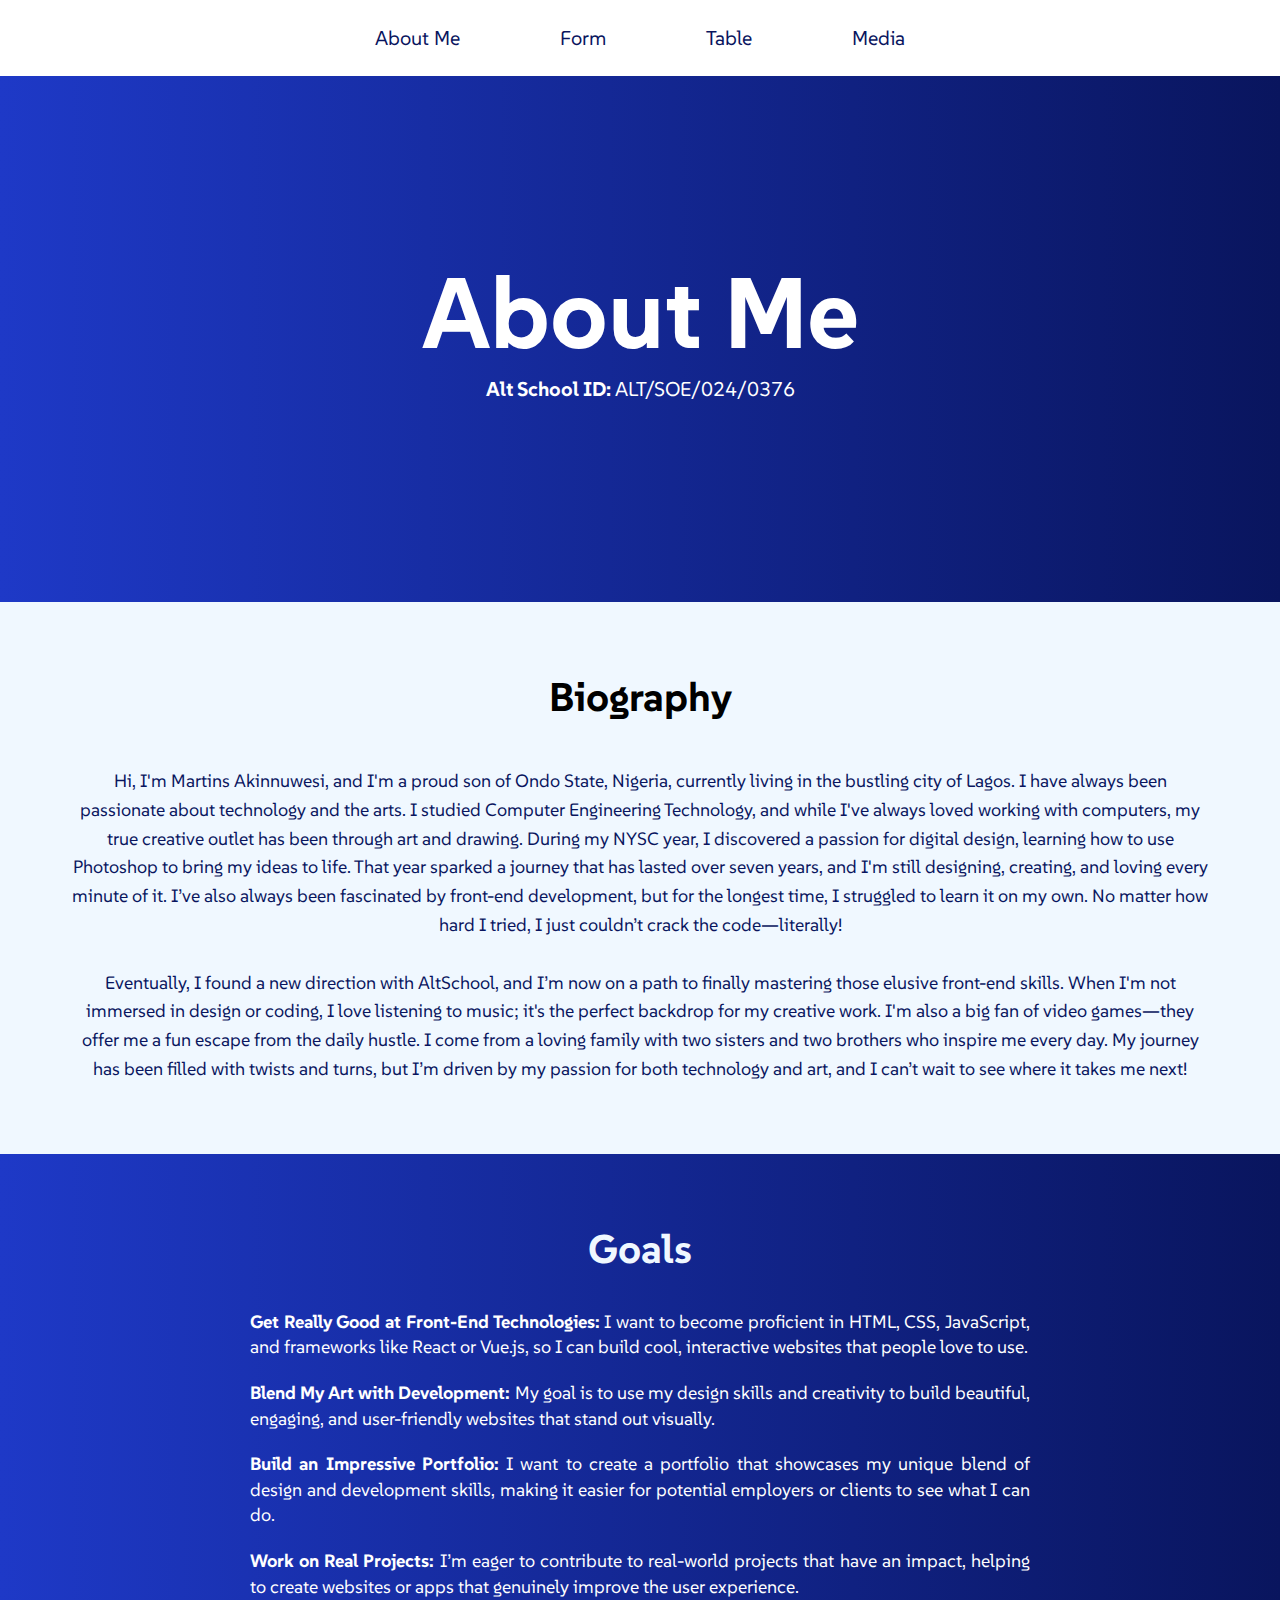
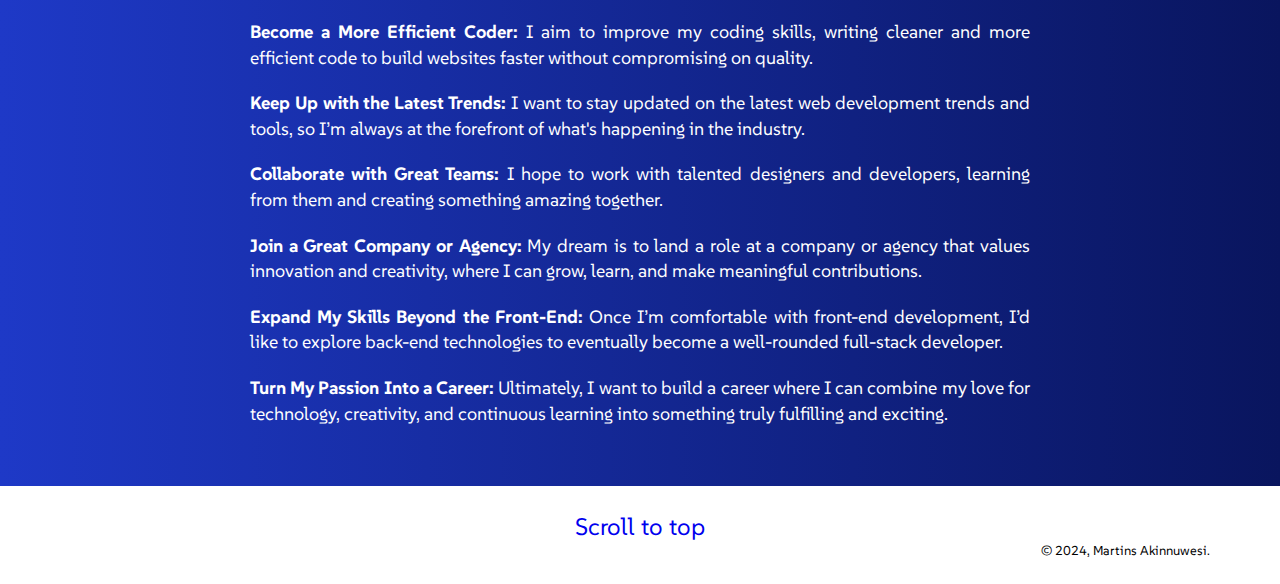
<file: index.html>
<!DOCTYPE html>
<html lang="en">
  <head>
    <meta charset="UTF-8" />
    <meta name="viewport" content="width=device-width, initial-scale=1.0" />
    <title>Assignment</title>
    <link rel="icon" href="./img/akatsuki-16.png" type="favicon">
    <link rel="stylesheet" href="./styles/styles.css" />
    <link rel="preconnect" href="https://fonts.googleapis.com" />
    <link rel="preconnect" href="https://fonts.gstatic.com" crossorigin />
    <link
      href="https://fonts.googleapis.com/css2?family=SUSE:wght@100..800&display=swap"
      rel="stylesheet"
    />

  </head>
  <body>
    <!-- Navigation -->
    <h1 id="top"></h1>
    <nav class="nav-bar">
      <ul class="nav-links">
        <li><a href="#">About Me</a></li>
        <li><a href="./form.html">Form</a></li>
        <li><a href="./table.html">Table</a></li>
        <li><a href="./media.html">Media</a></li>
      </ul>
    </nav>

    <!-- Header -->
    <header>
      <h1>About Me</h1>
      <p><b>Alt School ID:</b> ALT/SOE/024/0376</p>
    </header>

    <!-- Biography -->

    <section class="bio">
      <h2>Biography</h2>
      <p>
        Hi, I'm Martins Akinnuwesi, and I'm a proud son of Ondo State, Nigeria,
        currently living in the bustling city of Lagos. I have always been
        passionate about technology and the arts. I studied Computer Engineering
        Technology, and while I've always loved working with computers, my true
        creative outlet has been through art and drawing. During my NYSC year, I
        discovered a passion for digital design, learning how to use Photoshop
        to bring my ideas to life. That year sparked a journey that has lasted
        over seven years, and I'm still designing, creating, and loving every
        minute of it. I’ve also always been fascinated by front-end development,
        but for the longest time, I struggled to learn it on my own. No matter
        how hard I tried, I just couldn’t crack the code—literally! <br />
        <br />
        Eventually, I found a new direction with AltSchool, and I’m now on a
        path to finally mastering those elusive front-end skills. When I'm not
        immersed in design or coding, I love listening to music; it's the
        perfect backdrop for my creative work. I'm also a big fan of video
        games—they offer me a fun escape from the daily hustle. I come from a
        loving family with two sisters and two brothers who inspire me every
        day. My journey has been filled with twists and turns, but I’m driven by
        my passion for both technology and art, and I can’t wait to see where it
        takes me next!
      </p>
    </section>

    <!-- Goals -->

    <section class="goals">
      <h3>Goals</h3>
      <ul class="goal-list">
        <li>
          <strong>Get Really Good at Front-End Technologies: </strong> I want to
          become proficient in HTML, CSS, JavaScript, and frameworks like React
          or Vue.js, so I can build cool, interactive websites that people love
          to use.
        </li>
        <li>
          <strong>Blend My Art with Development:</strong> My goal is to use my
          design skills and creativity to build beautiful, engaging, and
          user-friendly websites that stand out visually.
        </li>
        <li>
          <strong>Build an Impressive Portfolio:</strong> I want to create a
          portfolio that showcases my unique blend of design and development
          skills, making it easier for potential employers or clients to see
          what I can do.
        </li>
        <li>
          <strong>Work on Real Projects:</strong> I’m eager to contribute to
          real-world projects that have an impact, helping to create websites or
          apps that genuinely improve the user experience.
        </li>
        <li>
          <strong>Become a More Efficient Coder:</strong> I aim to improve my
          coding skills, writing cleaner and more efficient code to build
          websites faster without compromising on quality.
        </li>
        <li>
          <strong>Keep Up with the Latest Trends:</strong> I want to stay
          updated on the latest web development trends and tools, so I’m always
          at the forefront of what's happening in the industry.
        </li>
        <li>
          <strong>Collaborate with Great Teams:</strong> I hope to work with
          talented designers and developers, learning from them and creating
          something amazing together.
        </li>
        <li>
          <strong>Join a Great Company or Agency:</strong> My dream is to land a
          role at a company or agency that values innovation and creativity,
          where I can grow, learn, and make meaningful contributions.
        </li>
        <li>
          <strong>Expand My Skills Beyond the Front-End:</strong> Once I’m
          comfortable with front-end development, I’d like to explore back-end
          technologies to eventually become a well-rounded full-stack developer.
        </li>
        <li>
          <strong>Turn My Passion Into a Career:</strong> Ultimately, I want to
          build a career where I can combine my love for technology, creativity,
          and continuous learning into something truly fulfilling and exciting.
        </li>
      </ul>
    </section>

    <footer>
      <a href="#top"> Scroll to top </a>

      <p>© 2024, Martins Akinnuwesi.</p>
    </footer>
  </body>
</html>
</file>
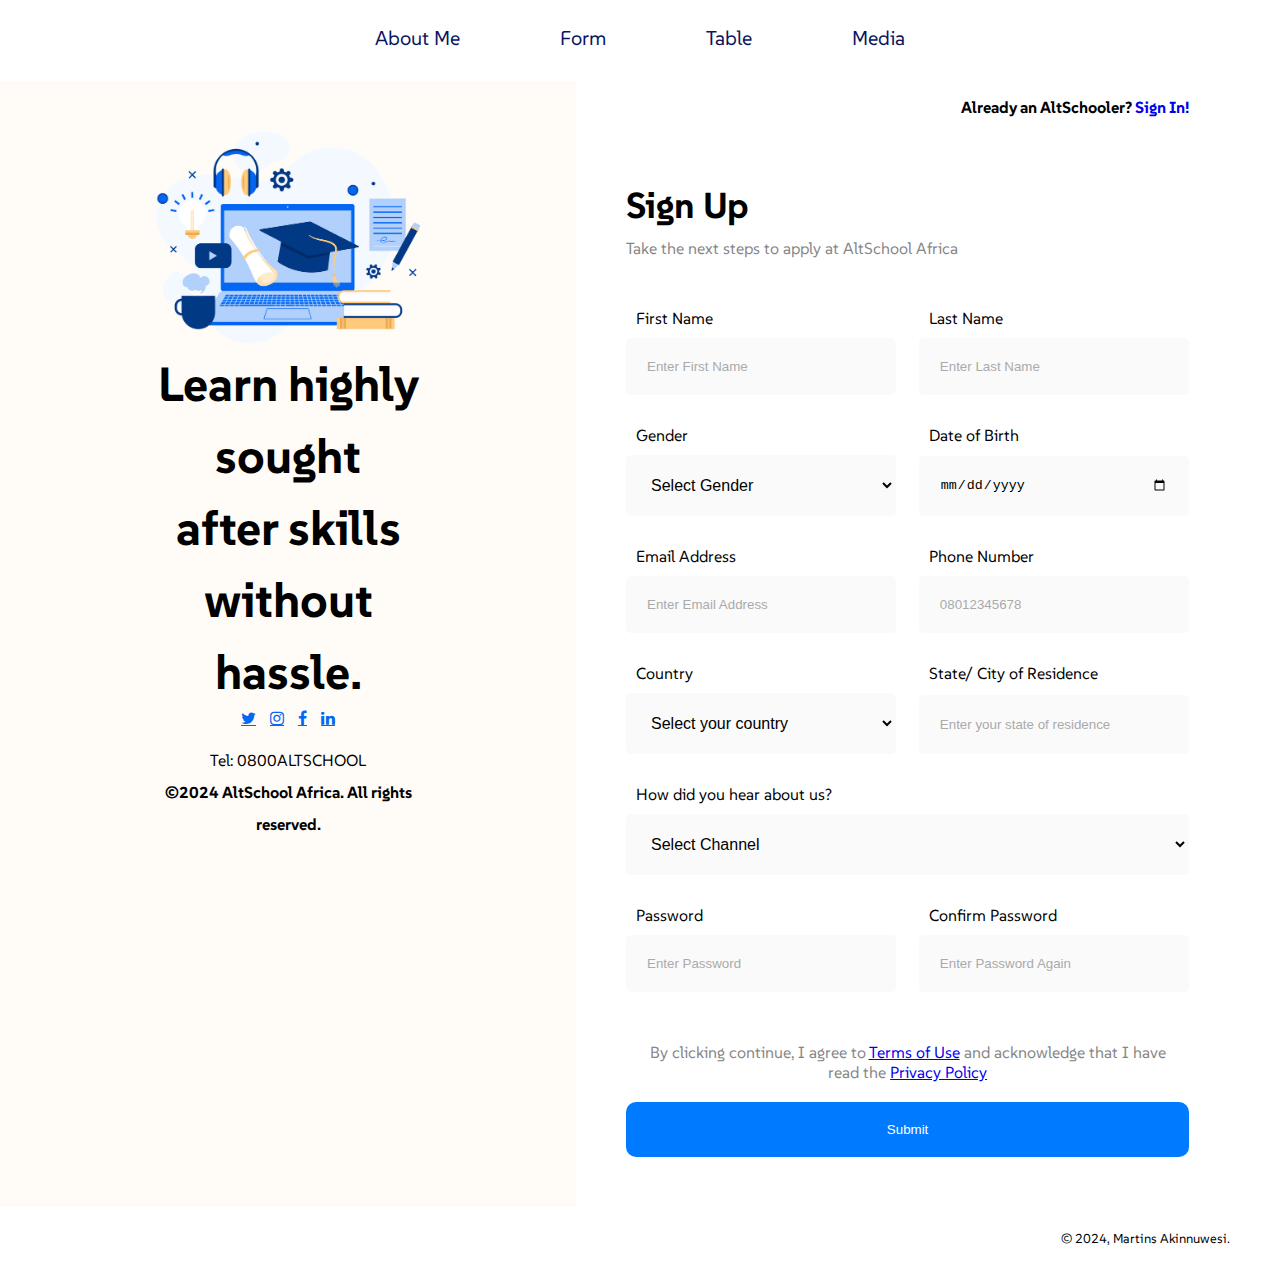
<file: form.html>
<!DOCTYPE html>
<html lang="en">
  <head>
    <meta charset="UTF-8" />
    <meta name="viewport" content="width=device-width, initial-scale=1.0" />
    <title>Form</title>
    <link rel="icon" href="./img/akatsuki-16.png" type="favicon">
    <link rel="stylesheet" href="./styles/forms.css" />
    <link rel="preconnect" href="https://fonts.googleapis.com" />
    <link rel="preconnect" href="https://fonts.gstatic.com" crossorigin />
    <link
      href="https://fonts.googleapis.com/css2?family=SUSE:wght@100..800&display=swap"
      rel="stylesheet"
    />
    <link
      rel="stylesheet"
      href="https://cdnjs.cloudflare.com/ajax/libs/font-awesome/4.7.0/css/font-awesome.min.css"
    />
  </head>
  <body>
    <nav class="nav-bar">
      <ul class="nav-links">
        <li><a href="./index.html">About Me</a></li>
        <li><a href="#">Form</a></li>
        <li><a href="./table.html">Table</a></li>
        <li><a href="./media.html">Media</a></li>
      </ul>
    </nav>

    <section class="form-container">
      <section class="left-container">
        <img src="/img/signup.png" alt="image" />
        <h1>
          Learn highly sought <br />
          after skills without <br />
          hassle.
        </h1>
        <div class="contact">
          <a href="#" class="fa fa-twitter"></a>
          <a href="#" class="fa fa-instagram"></a>
          <a href="#" class="fa fa-facebook"></a>
          <a href="#" class="fa fa-linkedin"></a>
        </div>
        <p>
          Tel: 0800ALTSCHOOL <br />
          <strong>©2024 AltSchool Africa. All rights reserved.</strong>
        </p>
      </section>

      <section class="right-container">
        <p class="sign-in">Already an AltSchooler? <a href="#">Sign In!</a></p>

        <div class="form-page">
          <h1>Sign Up</h1>
          <p>Take the next steps to apply at AltSchool Africa</p>

          <form action="/submit" method="POST">
            <!-- First and Last Name -->

            <div id="names">
              <div class="fname">
                <label for="first-name">First Name</label>
                <input
                  type="text"
                  id="first-name"
                  name="first-name"
                  placeholder="Enter First Name"
                  required
                />
              </div>

              <div class="lname">
                <label for="last-name">Last Name</label>
                <input
                  type="text"
                  id="last-name"
                  name="last-name"
                  placeholder="Enter Last Name"
                  required
                />
              </div>
            </div>

            <!-- Gender -->

            <div id="gender-dob">
              <div class="gender">
                <label for="gender">Gender</label>
                <select name="gender" id="gender" required>
                  <option value="">Select Gender</option>
                  <option value="male">Male</option>
                  <option value="female">Female</option>
                </select>
              </div>

              <div class="dob">
                <label for="dob">Date of Birth</label>
                <input type="date" id="dob" name="dob" required />
              </div>
            </div>

            <!-- Email and Phone Number -->

            <div id="email-no">
              <div class="mail">
                <label for="email">Email Address</label>
                <input
                  type="email"
                  id="email"
                  name="email"
                  placeholder="Enter Email Address"
                  required
                />
              </div>

              <div class="phone">
                <label for="phone">Phone Number</label>
                <input
                  type="tel"
                  id="phone"
                  name="phone"
                  placeholder="08012345678"
                  required
                />
              </div>
            </div>

            <!-- Country and State -->

            <div id="country-state">
              <div class="country">
                <label for="country">Country</label>
                <select name="country" id="country" required>
                  <option value="">Select your country</option>
                  <option value="Nigeria">Nigeria</option>
                </select>
              </div>

              <div class="state">
                <label for="state">State/ City of Residence</label>
                <input
                  type="text"
                  name="state"
                  id="state"
                  placeholder="Enter your state of residence"
                  required
                />
              </div>
            </div>

            <!-- How did you hear about us -->

            <div id="ref">
              <label for="referral">How did you hear about us?</label>
              <select name="referral" id="referral" required>
                <option value="">Select Channel</option>
                <option value="Linked In">Linked In</option>
                <option value="Youtube">Youtube</option>
                <option value="Friend">Friend</option>
                <option value="Whatsapp">Whatsapp</option>
                <option value="Instagram">Instagram</option>
                <option value="Billboard">Billboard</option>
                <option value="Sales Officer">Sales Officer</option>
                <option value="Others">Others</option>
              </select>
            </div>

            <!-- Passwords -->

            <div id="pwords">
              <div class="p-word-1">
                <label for="password">Password</label>
                <input
                  type="password"
                  name="password"
                  id="password"
                  placeholder="Enter Password"
                  required
                />
              </div>

              <div class="p-word-2">
                <label for="confirm-password">Confirm Password</label>
                <input
                  type="password"
                  name="confirm-password"
                  id="confirm-password"
                  placeholder="Enter Password Again"
                  required
                />
              </div>
            </div>

            <p class="form-footer">
              By clicking continue, I agree to
              <a href="https://www.altschoolafrica.com/terms-and-conditions"
                >Terms of Use</a
              >
              and acknowledge that I have read the
              <a href="https://www.altschoolafrica.com/privacy-policy"
                >Privacy Policy</a
              >
            </p>

            <button type="submit">Submit</button>
          </form>
        </div>
      </section>
    </section>

    <footer>
      <p>© 2024, Martins Akinnuwesi.</p>
    </footer>
  </body>
</html>
</file>
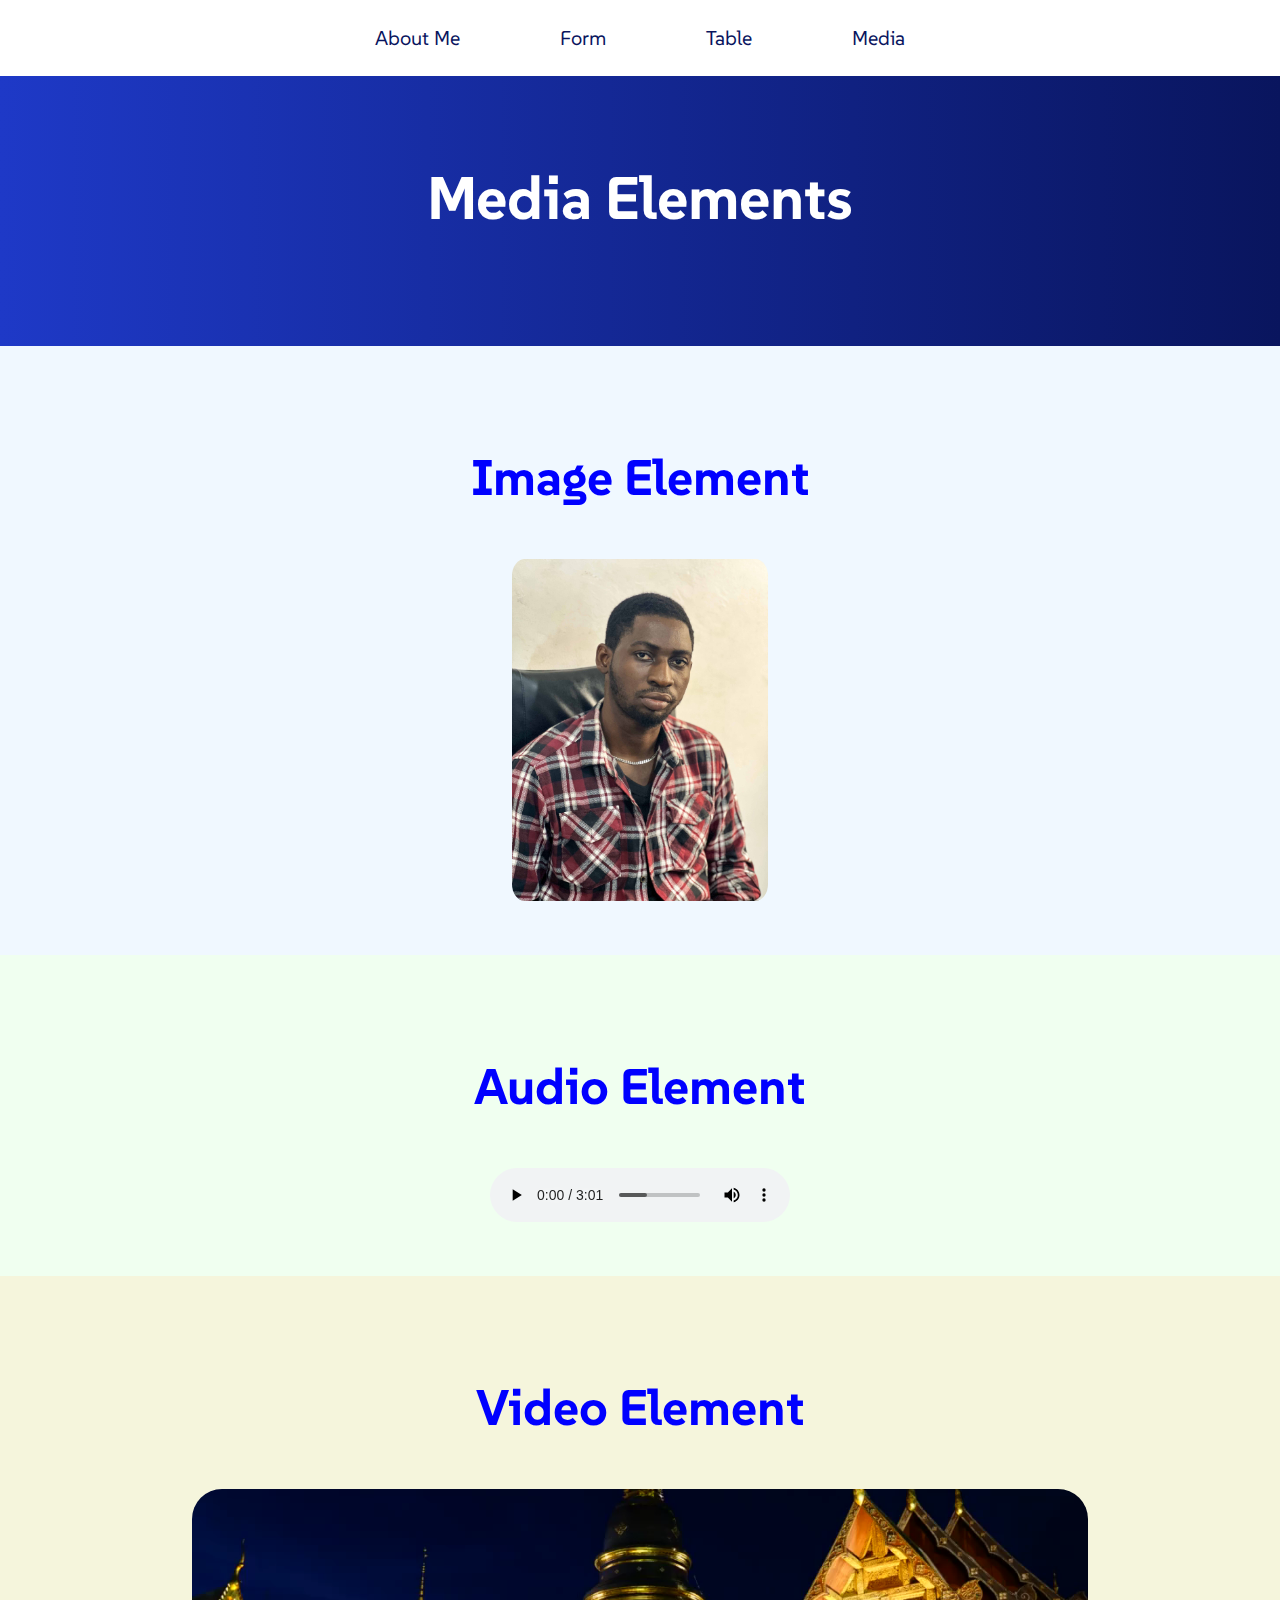
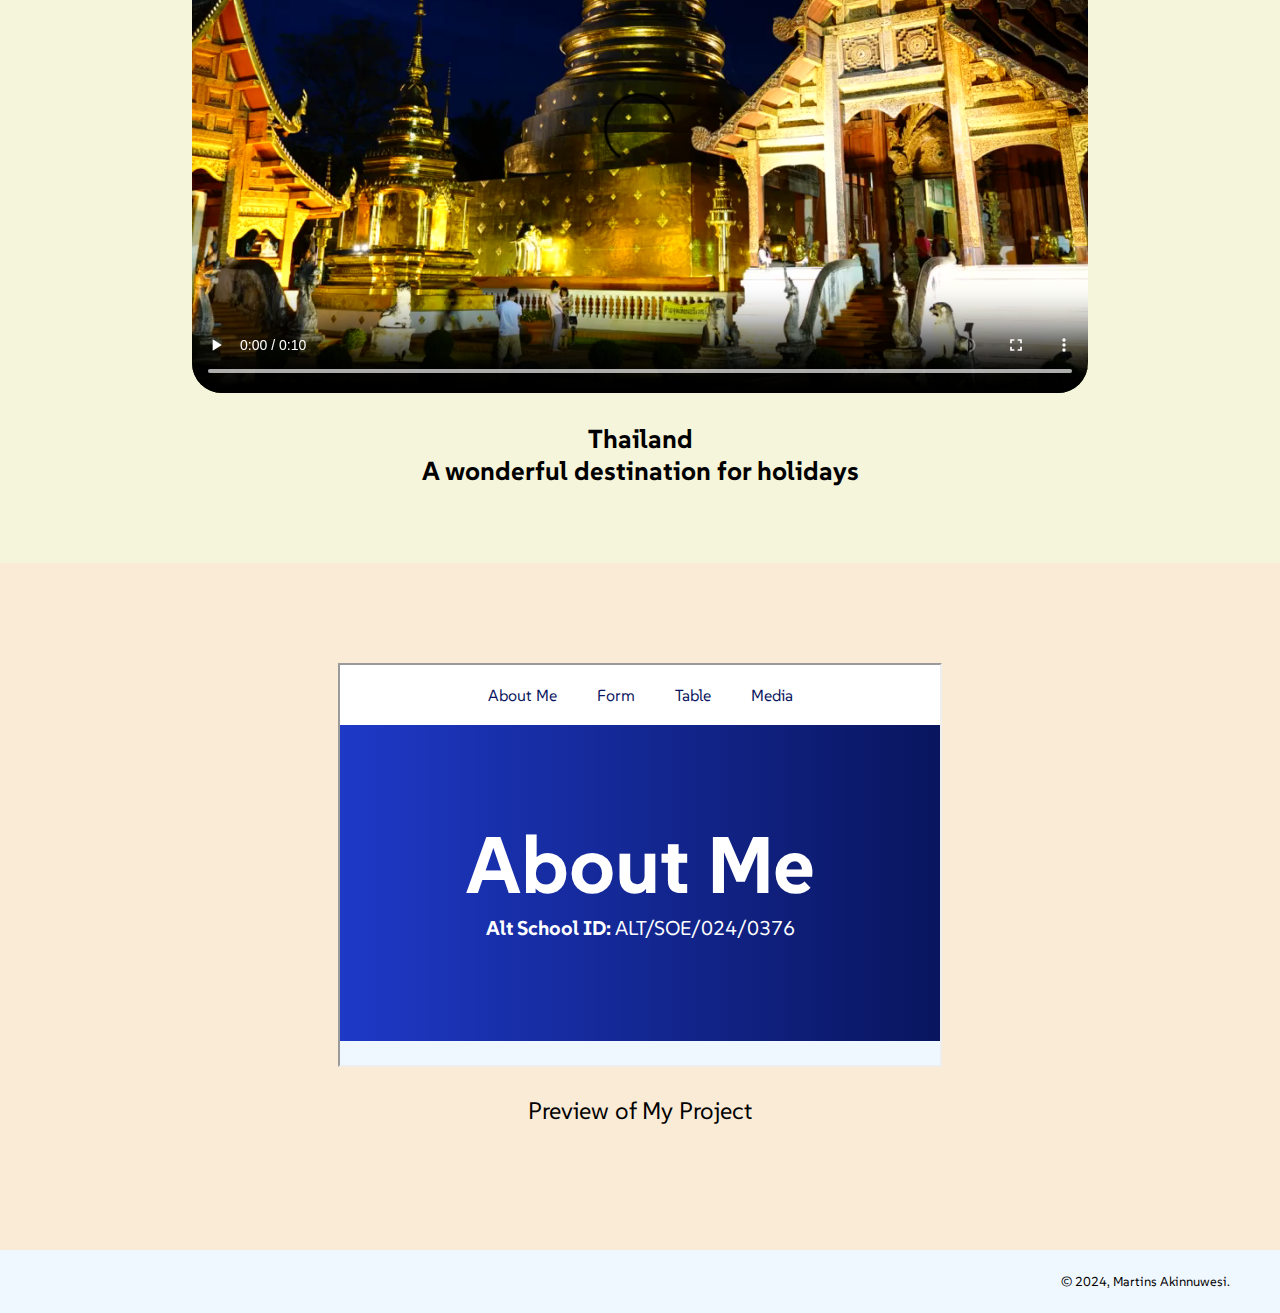
<file: media.html>
<!DOCTYPE html>
<html lang="en">
  <head>
    <meta charset="UTF-8" />
    <meta name="viewport" content="width=device-width, initial-scale=1.0" />
    <title>Media</title>
    <link rel="icon" href="./img/akatsuki-16.png" type="favicon">
    <link rel="stylesheet" href="./styles/media.css" />
    <link rel="preconnect" href="https://fonts.googleapis.com" />
    <link rel="preconnect" href="https://fonts.gstatic.com" crossorigin />
    <link
      href="https://fonts.googleapis.com/css2?family=SUSE:wght@100..800&display=swap"
      rel="stylesheet"
    />
  </head>
  <body>
    <nav class="nav-bar">
      <ul class="nav-links">
        <li><a href="./index.html">About Me</a></li>
        <li><a href="./form.html">Form</a></li>
        <li><a href="./table.html">Table</a></li>
        <li><a href="#">Media</a></li>
      </ul>
    </nav>

    <section>
      <div class="main-content">
        <h1>Media Elements</h1>
      </div>

      <div class="img-holder">
        <h3>Image Element</h3>

        <img src="./img/martins.jpg" alt="Martins Portrait" />
      </div>

      <div class="audio-element">
        <h3>Audio Element</h3>
        <audio controls>
          <source
            src="./audio/Born Leader By Vector ft. Movado.mp3"
            type="audio/mpeg"
          />
          <source
            src="./audio/Born Leader By Vector ft. Movado.ogg"
            type="audio/ogg"
          />
          Your browser does not support the audio element.
        </audio>
      </div>

      <div class="video-element">
        <h3>Video Element</h3>
        <video width="600" controls>
          <source
            src="./video/Wat Phra Singh in Chiang Mai.mp4"
            type="video/mp4"
          />
          <source src="video-file.webm" type="video/webm" />
          Your browser does not support the video element.
        </video>

        <p>
          Thailand <br />
          A wonderful destination for holidays
        </p>
      </div>

      <div class="i-frame">
        <iframe src="./index.html" width="600" height="400"></iframe>
        <p>Preview of My Project</p>
      </div>
    </section>

    <footer>
      <p>© 2024, Martins Akinnuwesi.</p>
    </footer>
  </body>
</html>
</file>
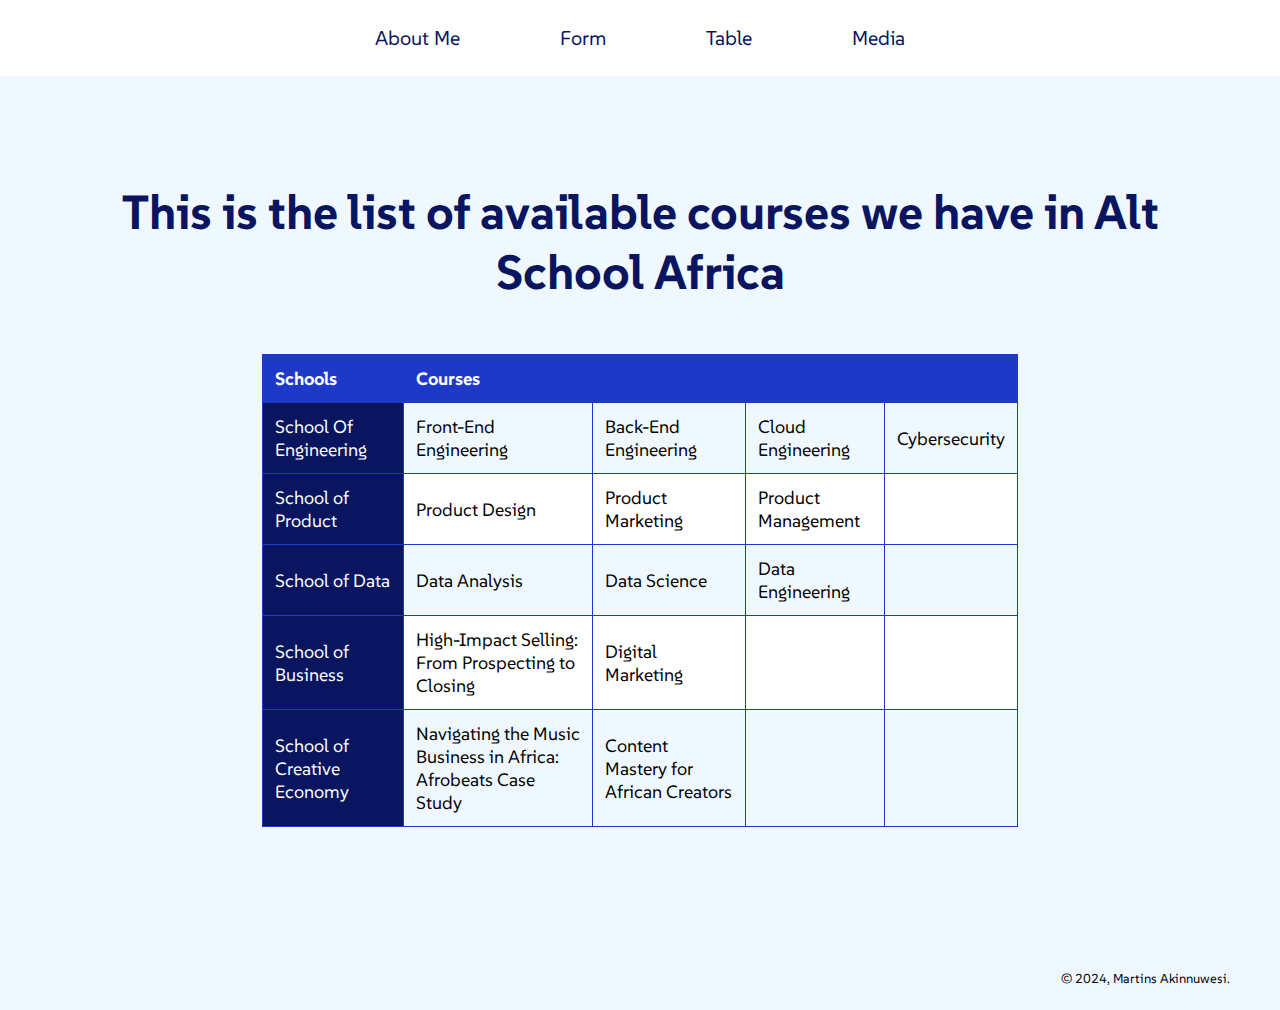
<file: table.html>
<!DOCTYPE html>
<html lang="en">
  <head>
    <meta charset="UTF-8" />
    <meta name="viewport" content="width=device-width, initial-scale=1.0" />
    <title>Faculties</title>
    <link rel="icon" href="./img/akatsuki-16.png" type="favicon">
    <link rel="stylesheet" href="./styles/table.css" />
    <link rel="preconnect" href="https://fonts.googleapis.com" />
    <link rel="preconnect" href="https://fonts.gstatic.com" crossorigin />
    <link
      href="https://fonts.googleapis.com/css2?family=SUSE:wght@100..800&display=swap"
      rel="stylesheet"
    />
  </head>
  <body>
    <nav class="nav-bar">
      <ul class="nav-links">
        <li><a href="./index.html">About Me</a></li>
        <li><a href="./form.html">Form</a></li>
        <li><a href="#">Table</a></li>
        <li><a href="./media.html">Media</a></li>
      </ul>
    </nav>

    <section class="sec-content">
      <div class="table-summary">
        <h1>
          This is the list of available courses we have in Alt School Africa
        </h1>
      </div>

      <table>
        <thead>
          <tr>
            <th>Schools</th>
            <th>Courses</th>
            <th></th>
            <th></th>
            <th></th>
          </tr>
        </thead>
        <tbody>
          <tr>
            <td class="name-of-school">School Of Engineering</td>
            <td>Front-End Engineering</td>
            <td>Back-End Engineering</td>
            <td>Cloud Engineering</td>
            <td>Cybersecurity</td>
          </tr>
          <tr>
            <td class="name-of-school">School of Product</td>
            <td>Product Design</td>
            <td>Product Marketing</td>
            <td>Product Management</td>
            <td class="empty-cell"></td>
          </tr>
          <tr>
            <td class="name-of-school">School of Data</td>
            <td>Data Analysis</td>
            <td>Data Science</td>
            <td>Data Engineering</td>
            <td class="empty-cell"></td>
          </tr>
          <tr>
            <td class="name-of-school">School of Business</td>
            <td>High-Impact Selling: From Prospecting to Closing</td>
            <td>Digital Marketing</td>
            <td class="empty-cell"></td>
            <td class="empty-cell"></td>
          </tr>
          <tr>
            <td class="name-of-school">School of Creative Economy</td>
            <td>
              Navigating the Music Business in Africa: Afrobeats Case Study
            </td>
            <td>Content Mastery for African Creators</td>
            <td class="empty-cell"></td>
            <td class="empty-cell"></td>
          </tr>
        </tbody>
      </table>
    </section>

    <footer>
      <p>© 2024, Martins Akinnuwesi.</p>
    </footer>
  </body>
</html>
</file>
<file: styles/styles.css>
* {
  margin: 0;
  padding: 0;
}

body {
  font-family: "SUSE", sans-serif;
}

/* Navigation */

.nav-bar {
  padding-top: 25px;
  padding-bottom: 25px;
  background-color: #ffffff;
}

.nav-links {
  display: flex;
  justify-content: center;
  background-color: #ffffff;
  font-size: 20px;
  padding-top: 25px;
  padding-bottom: 25px;
  list-style-type: none;
  margin: 0;
  overflow: hidden;
  position: fixed;
  top: 0;
  width: 100%;
}

.nav-links li {
  justify-content: space-between;
}

.nav-links a {
  color: #09155e;
  text-decoration: none;
  display: block;
  padding: 0 50px;
}

a:hover {
  color: #1e39c7;
}

/* Header */

header {
  padding: 200px;
  background-image: linear-gradient(to right, #1e39c7, #09155e);
  align-content: center;
}

header h1 {
  text-align: center;
  color: white;
  font-size: 100px;
  margin: 0;
}

header p {
  text-align: center;
  color: white;
  font-size: 20px;
}

/* Biography */

.bio {
  background-color: aliceblue;
  margin: 0;
  padding: 50px;
}

.bio h2 {
  margin: 0;
  text-align: center;
  padding: 20px 25px 25px;
  font-size: 40px;
}

.bio p {
  text-align: center;
  padding: 20px;
  margin: 0;
  line-height: 1.6;
  font-size: 18px;
  color: #09155e;
}

/* Goals */

.goals {
  padding: 50px;
  background-image: linear-gradient(to right, #1e39c7, #09155e);
}

h3 {
  margin: 0;
  text-align: center;
  padding: 20px 25px 25px;
  font-size: 40px;
  color: aliceblue;
}

.goal-list {
  padding: 0 200px;
  text-align: justify;
  list-style-type: none;
  font-size: 18px;
  color: white;
  line-height: 1.6rem;
}

.goal-list li {
  padding: 10px 0;
}

@media (max-width: 768px) {
}

/* Footer */

footer {
  padding: 25px 20px;
  background-color: white;
  text-align: center;
}

footer a {
  text-decoration: none;
  font-size: 24px;
}

footer p {
  text-align: right;
  font-size: small;
  padding-right: 50px;
}

@media (max-width: 768px) {
  /* Navbar Query */

  .nav-bar {
    font-size: 16px;
    padding: 0;
  }
  .nav-links {
    text-align: center;
    padding-top: 10px;
    padding-bottom: 10px;
    font-size: 16px;
  }

  .nav-links li {
    margin: 10px 0;
  }

  .nav-links a {
    padding: 0 20px;
  }

  /* Header Query */

  header {
    padding: 150px 100px 100px 100px;
  }

  header h1 {
    font-size: 80px;
  }

  /* Biogragphy Query */

  .bio h2 {
    margin: 0;
    text-align: center;
    padding: 10px 18px 18px;
    font-size: 32px;
  }

  .bio p {
    text-align: justify;
    padding: 0 10px;
    margin: 0;
    line-height: 1.6;
    font-size: 16px;
  }

  /* Goals Query */

  h3 {
    margin: 0;
    text-align: center;
    padding: 10px 15px 15px;
    font-size: 32px;
    color: aliceblue;
  }

  .goal-list {
    padding: 0 10px;
    text-align: center;
    text-justify: inter-word;
    list-style-type: none;
    font-size: 18px;
    color: white;
    line-height: 1.6rem;
  }

  /* Footer */

  footer {
    padding: 30px 10px;
    background-color: white;
    text-align: center;
  }

  footer a {
    text-decoration: none;
    font-size: 16px;
  }

  footer p {
    text-align: center;
    font-size: small;
    padding-top: 20px;
    padding-bottom: 10px;
    padding-right: 0;
  }
}
</file>
<file: styles/forms.css>
body {
  background-color: white;
  margin: 0;
  margin-top: 0;
  font-family: "SUSE", sans-serif;
}

/* Navigation */

.nav-bar {
  padding-top: 25px;
  padding-bottom: 25px;
  background-color: #ffffff;
}

.nav-links {
  display: flex;
  justify-content: center;
  background-color: #ffffff;
  font-size: 20px;
  padding: 25px 0px;
  list-style-type: none;
  margin: 0;
  overflow: hidden;
  position: fixed;
  top: 0;
  width: 100%;
}

.nav-links li {
  justify-content: space-between;
}

.nav-links a {
  color: #09155e;
  text-decoration: none;
  display: block;
  padding: 0 50px;
}

a:hover {
  color: #1e39c7;
}

/* Main Container */

.form-container {
  display: grid;
  grid-template-columns: 45% 55%;
  margin-top: 31px;
}

/* Left Container */

.left-container {
  text-align: center;
  background-color: #fffcf8;
  padding: 50px 100px 0 100px;
}

.left-container img {
  justify-self: center;
  padding: 0px 50px;
  width: 70%;
}

.left-container h1 {
  font-size: 48px;
  text-align: center;
  line-height: 72px;
  margin: 0px;
  padding: 0px;
}

.contact {
  text-align: center;
  text-decoration: none;
}

.fa-twitter {
  color: #0367f2;
  padding: 0px 5px;
}

.fa-instagram {
  color: #0367f2;
  padding: 0px 5px;
}

.fa-facebook {
  color: #0367f2;
  padding: 0px 5px;
}

.fa-linkedin {
  color: #0367f2;
  padding: 0px 5px;
}

.left-container p {
  padding: 0px 50px;
  text-align: center;
  font-style: normal;
  font-size: 16px;
  line-height: 2rem;
}

/* Right Container  */

.sign-in {
  padding-right: 50px;
  padding-bottom: 0px;
  padding-left: 0px;
  padding-right: 0px;
  text-align: right;
  font-weight: bold;
  width: 100%;
}

.sign-in a {
  text-decoration: none;
}

.right-container {
  padding-left: 50px;
  padding-right: 50px;
  width: 80%;
}

.form-page {
  padding: 50px 0;
}

.form-page h1 {
  font-size: 36px;
  margin: 0;
  padding: 0px;
}

.form-page p {
  color: #868686;
  margin: 0;
  padding-top: 10px;
  padding-bottom: 20px;
  padding-left: 0px;
}

/* First and Last Names */

#names {
  display: grid;
  grid-template-columns: 48% 48%;
  column-gap: 4%;
}

.fname {
  display: grid;
}

.lname {
  display: grid;
}

label {
  font-size: 16px;
  padding: 30px 10px 10px 10px;
}

input {
  background-color: #fafafa;
  border: 1px solid #fafafa;
  border-radius: 5px;
  padding: 20px;
}

/* Input Focus Styling */
input:focus {
  border-color: #007bff;
  outline: none;
}

/* Input Placeholder Styling */
input::placeholder {
  color: #aaa;
}

/* Gender and Date of Birth */

#gender-dob {
  display: grid;
  grid-template-columns: 48% 48%;
  column-gap: 4%;
}

.gender {
  display: grid;
}

.dob {
  display: grid;
}

select {
  background-color: #fafafa;
  border: 1px solid #fafafa;
  border-radius: 5px;
  padding: 20px;
  font-size: 16px;
}

select:focus {
  border-color: #007bff;
  outline: none;
}

/* Email and Phone Number */

#email-no {
  display: grid;
  grid-template-columns: 48% 48%;
  column-gap: 4%;
}

.mail {
  display: grid;
}

.phone {
  display: grid;
}

/* Country and State */

#country-state {
  display: grid;
  grid-template-columns: 48% 48%;
  column-gap: 4%;
}

.country {
  display: grid;
}

.state {
  display: grid;
}

/* Referral */

#ref {
  display: grid;
}

/* Passwords */

#pwords {
  display: grid;
  grid-template-columns: 48% 48%;
  column-gap: 4%;
  padding: 0px;
}

.p-word-1 {
  display: grid;
}

.p-word-2 {
  display: grid;
}

/* Form Footer */

p.form-footer {
  text-align: center;
  padding: 50px 10px 20px 10px;
}

/* Button */

button {
  width: 100%;
  background-color: #007bff;
  color: #ffffff;
  padding: 20px;
  border: none;
  border-radius: 10px;
}

button:hover {
  background-color: #7376c6;
  box-shadow: #7376c6;
}

footer {
  text-align: right;
  padding-right: 50px;
  background-color: white;
}

footer p {
  font-size: small;
  padding: 10px 0px;
}

/* Styles for Phone and Tablet */

@media (max-width: 768px) {
  /* Navbar Media Query */

  .nav-bar {
    font-size: 16px;
    padding: 0;
  }
  .nav-links {
    text-align: center;
    padding-top: 10px;
    padding-bottom: 10px;
    font-size: 16px;
  }

  .nav-links li {
    margin: 10px 0;
  }

  .nav-links a {
    padding: 0 20px;
  }

  /* Forms Media Query */

  .form-container {
    grid-template-columns: 100%;
    align-content: center;
    margin-top: 80px;
  }

  .left-container {
    display: none;
    overflow: hidden;
  }

  .sign-in {
    padding: 0px;
    text-align: center;
  }

  .right-container {
    padding: 0px;
    width: 100%;
  }

  .form-page {
    padding: 20px 0;
  }

  .form-page h1 {
    font-size: 28px;
    margin: 0;
    padding: 0px 15px;
  }

  #names,
  #gender-dob,
  #email-no,
  #country-state,
  #pwords {
    grid-template-columns: 100%;
    column-gap: 0;
  }

  .form-page p {
    padding: 5px 15px 10px 15px;
  }

  form {
    padding: 0px 15px;
  }

  label {
    padding: 15px 5px 5px 5px;
  }

  input,
  select,
  button {
    padding: 15px;
    font-size: 14px;
    max-width: 100%;
  }

  button {
    border-radius: 5px;
  }

  p.form-footer {
    padding: 30px 5px 10px 5px;
  }

  footer {
    text-align: center;
    padding-right: 0px;
    background-color: white;
  }

  footer p {
    text-align: center;
    font-size: small;
    padding: 10px 0px;
  }
}

@media (max-width: 480px) {
  input,
  select,
  button {
    padding: 15px;
    font-size: 12px;
    max-width: 100%;
  }

  label {
    font-size: 14px;
  }

  .form-page h1 {
    font-size: 24px;
  }

  .form-page p {
    font-size: smaller;
  }

  p.form-footer {
    font-size: smaller;
  }

  footer {
    text-align: center;
    padding-right: 0px;
    background-color: white;
  }

  footer p {
    text-align: center;
    font-size: small;
    padding: 10px 0px;
  }
}
</file>
<file: styles/media.css>
body {
  background-color: aliceblue;
  margin: 0;
  margin-top: 0;
  font-family: "SUSE", sans-serif;
}

/* Navigation */

.nav-bar {
  padding-top: 25px;
  padding-bottom: 25px;
  background-color: #ffffff;
}

.nav-links {
  display: flex;
  justify-content: center;
  background-color: #ffffff;
  font-size: 20px;
  padding: 25px 0px;
  list-style-type: none;
  margin: 0;
  overflow: hidden;
  position: fixed;
  top: 0;
  width: 100%;
}

.nav-links li {
  justify-content: space-between;
}

.nav-links a {
  color: #09155e;
  text-decoration: none;
  display: block;
  padding: 0 50px;
}

a:hover {
  color: #1e39c7;
}

.main-content {
  padding: 50px;
  background-image: linear-gradient(to right, #1e39c7, #09155e);
}

h1 {
  text-align: center;
  padding: 20px 0px;
  font-size: 60px;
  color: white;
}

img {
  width: 20%;
  text-align: center;
  border-radius: 5%;
}

.img-holder {
  text-align: center;
  padding: 50px 0px;
}

h3 {
  font-size: 50px;
  color: blue;
}

.audio-element {
  text-align: center;
  background-color: honeydew;
  padding: 50px 0px;
}

.video-element {
  text-align: center;
  background-color: beige;
  padding: 50px 0px;
}

.video-element p {
  font-size: 26px;
  font-weight: bold;
}

video {
  width: 70%;
  border-radius: 30px;
}

.i-frame {
  text-align: center;
  background-color: antiquewhite;
  padding: 100px 0px;
}

.i-frame p {
  font-size: 24px;
}

footer {
  text-align: right;
  padding-right: 50px;
  background-color: aliceblue;
}

footer p {
  font-size: small;
  padding: 10px 0px;
}

@media (max-width: 758px) {
  .nav-bar {
    font-size: 16px;
    padding: 0;
  }
  .nav-links {
    text-align: center;
    padding-top: 10px;
    padding-bottom: 10px;
    font-size: 16px;
  }

  .nav-links li {
    margin: 10px 0;
  }

  .nav-links a {
    padding: 0 20px;
  }

  h1 {
    margin-top: 100px;
    font-size: 30px;
    color: white;
  }

  img {
    width: 60%;
    text-align: center;
    border-radius: 5%;
  }

  .img-holder,
  .audio-element,
  .main-content,
  .video-element {
    padding: 20px;
  }

  video {
    width: 80%;
  }

  video p {
    padding: 20px 50px;
  }

  .video-element p {
    font-size: 20px;
  }

  h3 {
    font-size: 25px;
    color: blue;
    margin: 10px;
  }

  .i-frame {
    text-align: center;
    background-color: antiquewhite;
    padding-top: 20px;
    padding-bottom: 10px;
  }

  iframe {
    width: 80%;
  }

  footer {
    text-align: center;
    padding-right: 0px;
    background-color: aliceblue;
  }

  footer p {
    font-size: small;
    padding: 10px 0px;
  }
}
</file>
<file: styles/table.css>
body {
  background-color: aliceblue;
  margin: 0;
  margin-top: 0;
  font-family: "SUSE", sans-serif;
}

/* Navigation */

.nav-bar {
  padding-top: 25px;
  padding-bottom: 25px;
  background-color: #ffffff;
}

.nav-links {
  display: flex;
  justify-content: center;
  background-color: #ffffff;
  font-size: 20px;
  padding: 25px 0px;
  list-style-type: none;
  margin: 0;
  overflow: hidden;
  position: fixed;
  top: 0;
  width: 100%;
}

.nav-links li {
  justify-content: space-between;
}

.nav-links a {
  color: #09155e;
  text-decoration: none;
  display: block;
  padding: 0 50px;
}

a:hover {
  color: #1e39c7;
}

.sec-content {
  padding: 100px;
  display: grid;
}

.table-summary {
  text-align: center;
  font-size: 24px;
  color: #09155e;
}

/* Tables */
table {
  width: 70%;
  border-collapse: collapse;
  margin: 20px auto;
  font-size: 18px;
  text-align: left;
}

th,
td {
  padding: 12px;
  border: 1px solid #1e39c7;
}

th {
  background-color: #1e39c7;
  color: white;
}

tr:nth-child(even) {
  background-color: #ffffff;
}

.name-of-school {
  color: white;
  background-color: #09155e;
}

footer {
  text-align: right;
  padding-right: 50px;
  background-color: aliceblue;
}

footer p {
  font-size: small;
  padding: 10px 0px;
}

@media (max-width: 768px) {
  /* Navbar Media Query */

  .nav-bar {
    font-size: 16px;
    padding: 0;
  }
  .nav-links {
    text-align: center;
    padding-top: 10px;
    padding-bottom: 10px;
    font-size: 16px;
  }

  .nav-links li {
    margin: 10px 0;
  }

  .nav-links a {
    padding: 0 20px;
  }

  /* Tables Media Query */

  table {
    width: 100%;
    font-size: 16px;
  }

  th:nth-child(2),
  th:nth-child(3),
  th:nth-child(4),
  th:nth-child(5) {
    display: none;
  }

  th,
  td {
    padding: 8px;
  }

  th {
    display: block;
  }

  th,
  td {
    display: block;
    width: 100%;
    text-align: left;
    border: 0.5px solid #1e39c7;
  }

  .empty-cell {
    display: none;
  }

  footer {
    text-align: center;
    padding-right: 0px;
    background-color: aliceblue;
  }

  footer p {
    font-size: small;
    padding: 10px 0px;
  }
}
</file>
